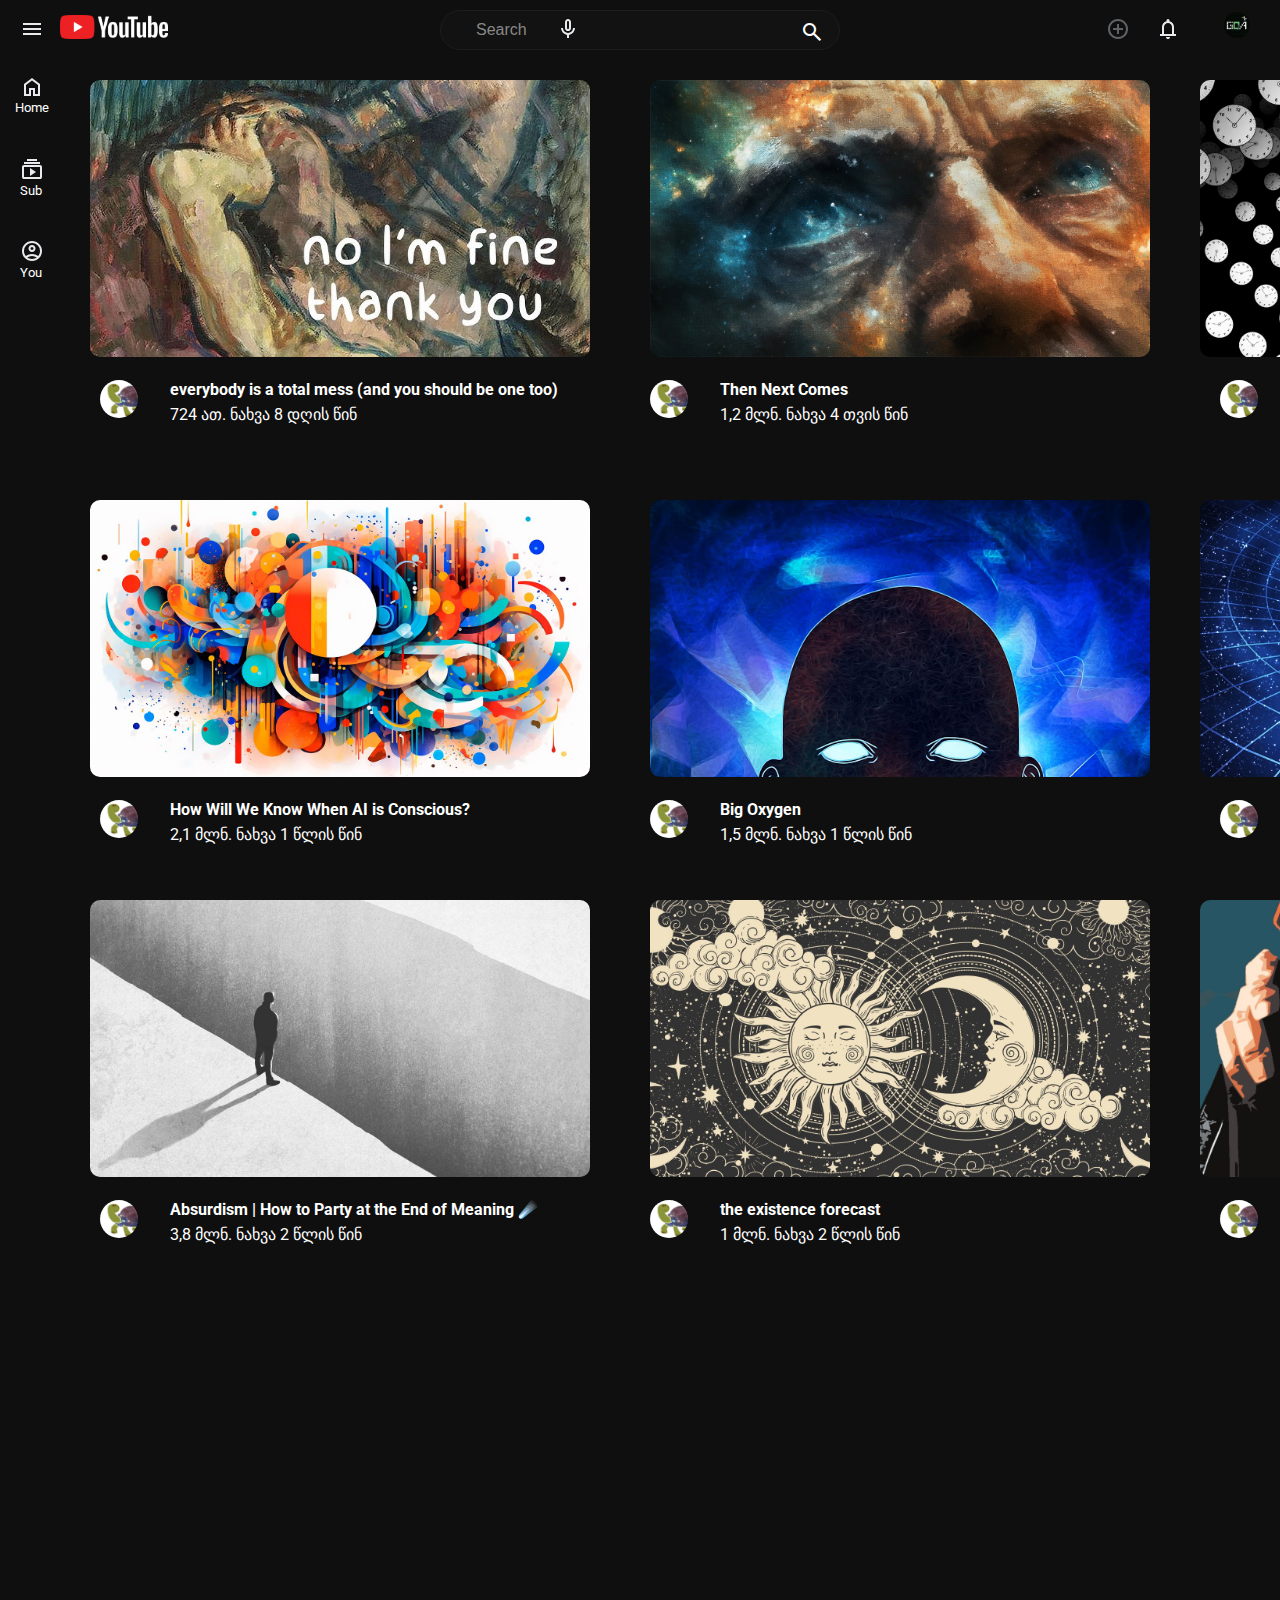
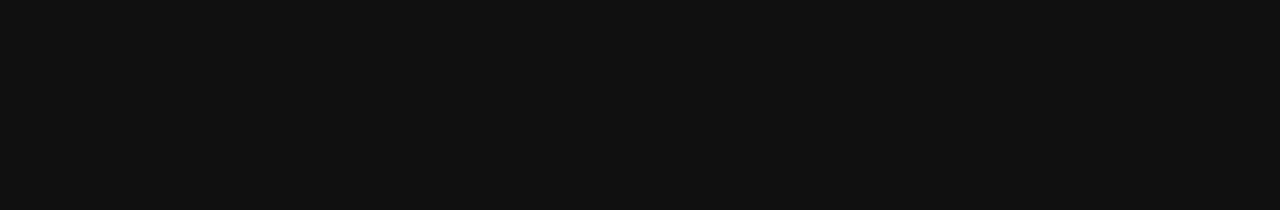
<file: Group Work 33/YouTube/index.html>
<!DOCTYPE html>
<html lang="en">
<head>
    <meta charset="UTF-8">
    <meta name="viewport" content="width=device-width, initial-scale=1.0">
    <link rel="stylesheet" href="./CSS/style.css">
    <link rel="stylesheet" href="https://fonts.googleapis.com/css2?family=Material+Symbols+Outlined:opsz,wght,FILL,GRAD@20..48,100..700,0..1,-50..200&icon_names=search" />
    <link rel="icon" href="./images/icon.png">
    <title>YouTube ( Project )</title>
</head>
<body>
    <div class="search">
        <input type="text" name="search" id="search" placeholder="Search">
        <span class="material-symbols-outlined">
        search
        </span>
    </div>

    <div class="logo">
        <a href="#">
            <img src="./images/logo.png" alt="Logo" width="30%" id="logo">
        </a>
    </div>
    <div class="menu">
        <svg id="menu" xmlns="http://www.w3.org/2000/svg" height="24px" viewBox="0 -960 960 960" width="24px" fill="#e8eaed"><path d="M120-240v-80h720v80H120Zm0-200v-80h720v80H120Zm0-200v-80h720v80H120Z"/></svg>
        <svg id="home" xmlns="http://www.w3.org/2000/svg" height="24px" viewBox="0 -960 960 960" width="24px" fill="#e8eaed"><path d="M240-200h120v-240h240v240h120v-360L480-740 240-560v360Zm-80 80v-480l320-240 320 240v480H520v-240h-80v240H160Zm320-350Z"/></svg>
        <p id="menu-home">Home</p>
        <svg id="subscriptions" xmlns="http://www.w3.org/2000/svg" height="24px" viewBox="0 -960 960 960" width="24px" fill="#e8eaed"><path d="M160-80q-33 0-56.5-23.5T80-160v-400q0-33 23.5-56.5T160-640h640q33 0 56.5 23.5T880-560v400q0 33-23.5 56.5T800-80H160Zm0-80h640v-400H160v400Zm240-40 240-160-240-160v320ZM160-680v-80h640v80H160Zm120-120v-80h400v80H280ZM160-160v-400 400Z"/></svg>
        <p id="menu-sub">Sub</p>
        <svg id="user" xmlns="http://www.w3.org/2000/svg" height="24px" viewBox="0 -960 960 960" width="24px" fill="#e8eaed"><path d="M234-276q51-39 114-61.5T480-360q69 0 132 22.5T726-276q35-41 54.5-93T800-480q0-133-93.5-226.5T480-800q-133 0-226.5 93.5T160-480q0 59 19.5 111t54.5 93Zm246-164q-59 0-99.5-40.5T340-580q0-59 40.5-99.5T480-720q59 0 99.5 40.5T620-580q0 59-40.5 99.5T480-440Zm0 360q-83 0-156-31.5T197-197q-54-54-85.5-127T80-480q0-83 31.5-156T197-763q54-54 127-85.5T480-880q83 0 156 31.5T763-763q54 54 85.5 127T880-480q0 83-31.5 156T763-197q-54 54-127 85.5T480-80Zm0-80q53 0 100-15.5t86-44.5q-39-29-86-44.5T480-280q-53 0-100 15.5T294-220q39 29 86 44.5T480-160Zm0-360q26 0 43-17t17-43q0-26-17-43t-43-17q-26 0-43 17t-17 43q0 26 17 43t43 17Zm0-60Zm0 360Z"/></svg>
        <p id="menu-you">You</p>
    </div>
    <div class="rightside">
        <svg id="mic" xmlns="http://www.w3.org/2000/svg" height="24px" viewBox="0 -960 960 960" width="24px" fill="#e8eaed"><path d="M480-400q-50 0-85-35t-35-85v-240q0-50 35-85t85-35q50 0 85 35t35 85v240q0 50-35 85t-85 35Zm0-240Zm-40 520v-123q-104-14-172-93t-68-184h80q0 83 58.5 141.5T480-320q83 0 141.5-58.5T680-520h80q0 105-68 184t-172 93v123h-80Zm40-360q17 0 28.5-11.5T520-520v-240q0-17-11.5-28.5T480-800q-17 0-28.5 11.5T440-760v240q0 17 11.5 28.5T480-480Z"/></svg>
        <svg id="notifications" xmlns="http://www.w3.org/2000/svg" height="24px" viewBox="0 -960 960 960" width="24px" fill="#e8eaed"><path d="M160-200v-80h80v-280q0-83 50-147.5T420-792v-28q0-25 17.5-42.5T480-880q25 0 42.5 17.5T540-820v28q80 20 130 84.5T720-560v280h80v80H160Zm320-300Zm0 420q-33 0-56.5-23.5T400-160h160q0 33-23.5 56.5T480-80ZM320-280h320v-280q0-66-47-113t-113-47q-66 0-113 47t-47 113v280Z"/></svg>
        <svg id="plus" xmlns="http://www.w3.org/2000/svg" height="24px" viewBox="0 -960 960 960" width="24px" fill="#5f6368"><path d="M440-280h80v-160h160v-80H520v-160h-80v160H280v80h160v160Zm40 200q-83 0-156-31.5T197-197q-54-54-85.5-127T80-480q0-83 31.5-156T197-763q54-54 127-85.5T480-880q83 0 156 31.5T763-763q54 54 85.5 127T880-480q0 83-31.5 156T763-197q-54 54-127 85.5T480-80Zm0-80q134 0 227-93t93-227q0-134-93-227t-227-93q-134 0-227 93t-93 227q0 134 93 227t227 93Zm0-320Z"/></svg>
    </div>
    <div class="profile">
        <a href="https://www.facebook.com/groups/1133392237455746">
            <img src="./images/goalogo.jpg" alt="profile" id="profile">
        </a>
    </div>
    <div class="video">
        <a href="https://www.youtube.com/watch?v=0y6wiBzPMSI&t=2s">
            <img src= "./images/vid1.jpg"  width="500px" height="277px" id="video1" > 
          </a>

          <a href="https://www.youtube.com/watch?v=o1OsDWT_DUc">
            <img src="./images/vid2.jpg"   width="500px" height="277px" id="video2">
          </a>
          
          <a href="https://www.youtube.com/watch?v=8HzIlKe--NU" >
            <img src="./images/vid3.jpg"  width="500px" height="277px" id="video3">
          </a>
          
          <a href="https://www.youtube.com/watch?v=VQjPKqE39No" >
            <img src="./images/vid4.jpg"  width="500px" height="277px" id="video4">
          </a>
          
          <a href="https://www.youtube.com/watch?v=sKouPOhh_9I" >
            <img src="./images/vid5.jpg"  width="500px" height="277px" id="video5">
          </a>
          
          <a href="https://www.youtube.com/watch?v=O0EKaSmtpA0" >
            <img src="./images/vid6.jpg"  width="500px" height="277px" id="video6">
          </a>
          
          <a href="https://www.youtube.com/watch?v=Jv79l1b-eoI" >
            <img src="./images/vid7.jpg"  width="500px" height="277px" id="video7">
          </a>
          
          <a href="https://www.youtube.com/watch?v=VztEcSYXQr0" >
            <img src="./images/vid8.jpg"  width="500px" height="277px" id="video8">
          </a>

          <a href="https://www.youtube.com/watch?v=Fzhkwyoe5vI" >
            <img src="./images/vid9.jpg"  width="500px" height="277px" id="video9">
          </a>
          
    </div>
    <div class="vids_text">
        <p id="vid1_text">
            everybody is a total mess (and you should be one too)
        </p>
        <p id="vid1_text2">
            724 ათ. ნახვა
            8 დღის წინ
        </p>
        <p id="vid2_text">
            Then Next Comes
        </p>
        <p id="vid2_text2">
            1,2 მლნ. ნახვა
            4 თვის წინ
        </p>
        <p id="vid3_text">
            How Long is Now? | Introduction to Metaphysics 🪐
        </p>
        <p id="vid3_text2">
            1,2 მლნ. ნახვა 
            1 წლის წინ
        </p>
        <p id="vid4_text">
            How Will We Know When AI is Conscious?
        </p>
        <p id="vid4_text2">
            2,1 მლნ. ნახვა  
            1 წლის წინ
        </p>
        <p id="vid5_text">
            Big Oxygen
        </p>
        <p id="vid5_text2">
            1,5 მლნ. ნახვა
            1 წლის წინ
        </p>
        <p id="vid6_text">
            Ether/Or — The story of black holes, <br> and how I temporarily lost my mind over an Amazon review
        </p>
        <p id="vid6_text2">
            1,5 მლნ. ნახვა 
            1 წლის წინ
        </p>
        <p id="vid7_text">
            Absurdism | How to Party at the End of Meaning ☄️
        </p>
        <p id="vid7_text2">
            3,8 მლნ. ნახვა
            2 წლის წინ
        </p>
        <p id="vid8_text">
            the existence forecast
        </p>
        <p id="vid8_text2">
            1 მლნ. ნახვა 
            2 წლის წინ
        </p>
        <p id="vid9_text">
            Don't Hex the Water
        </p>
        <p id="vid9_text2">
            1,7 მლნ. ნახვა
            2 წლის წინ
        </p>
    </div>

    <div class="pfps">
        <a href="./channel.html">
            <img src="./images/pfp.jpg" alt="pfp" id="pfps1">
        </a>
        <a href="./channel.html">
            <img src="./images/pfp.jpg" alt="pfp" id="pfps2">
        </a>
        <a href="./channel.html">
            <img src="./images/pfp.jpg" alt="pfp" id="pfps3">
        </a>
        <a href="./channel.html">
            <img src="./images/pfp.jpg" alt="pfp" id="pfps4">
        </a>
        <a href="./channel.html">
            <img src="./images/pfp.jpg" alt="pfp" id="pfps5">
        </a>
        <a href="./channel.html">
            <img src="./images/pfp.jpg" alt="pfp" id="pfps6">
        </a>
        <a href="./channel.html">
            <img src="./images/pfp.jpg" alt="pfp" id="pfps7">
        </a>
        <a href="./channel.html">
            <img src="./images/pfp.jpg" alt="pfp" id="pfps8">
        </a>
        <a href="./channel.html">
            <img src="./images/pfp.jpg" alt="pfp" id="pfps9">
        </a>
    </div>
    <button id="darkmode">Toggle Dark Mode</button>
    <script src="./JS/index.js"></script>
</body>
</html>
</file>
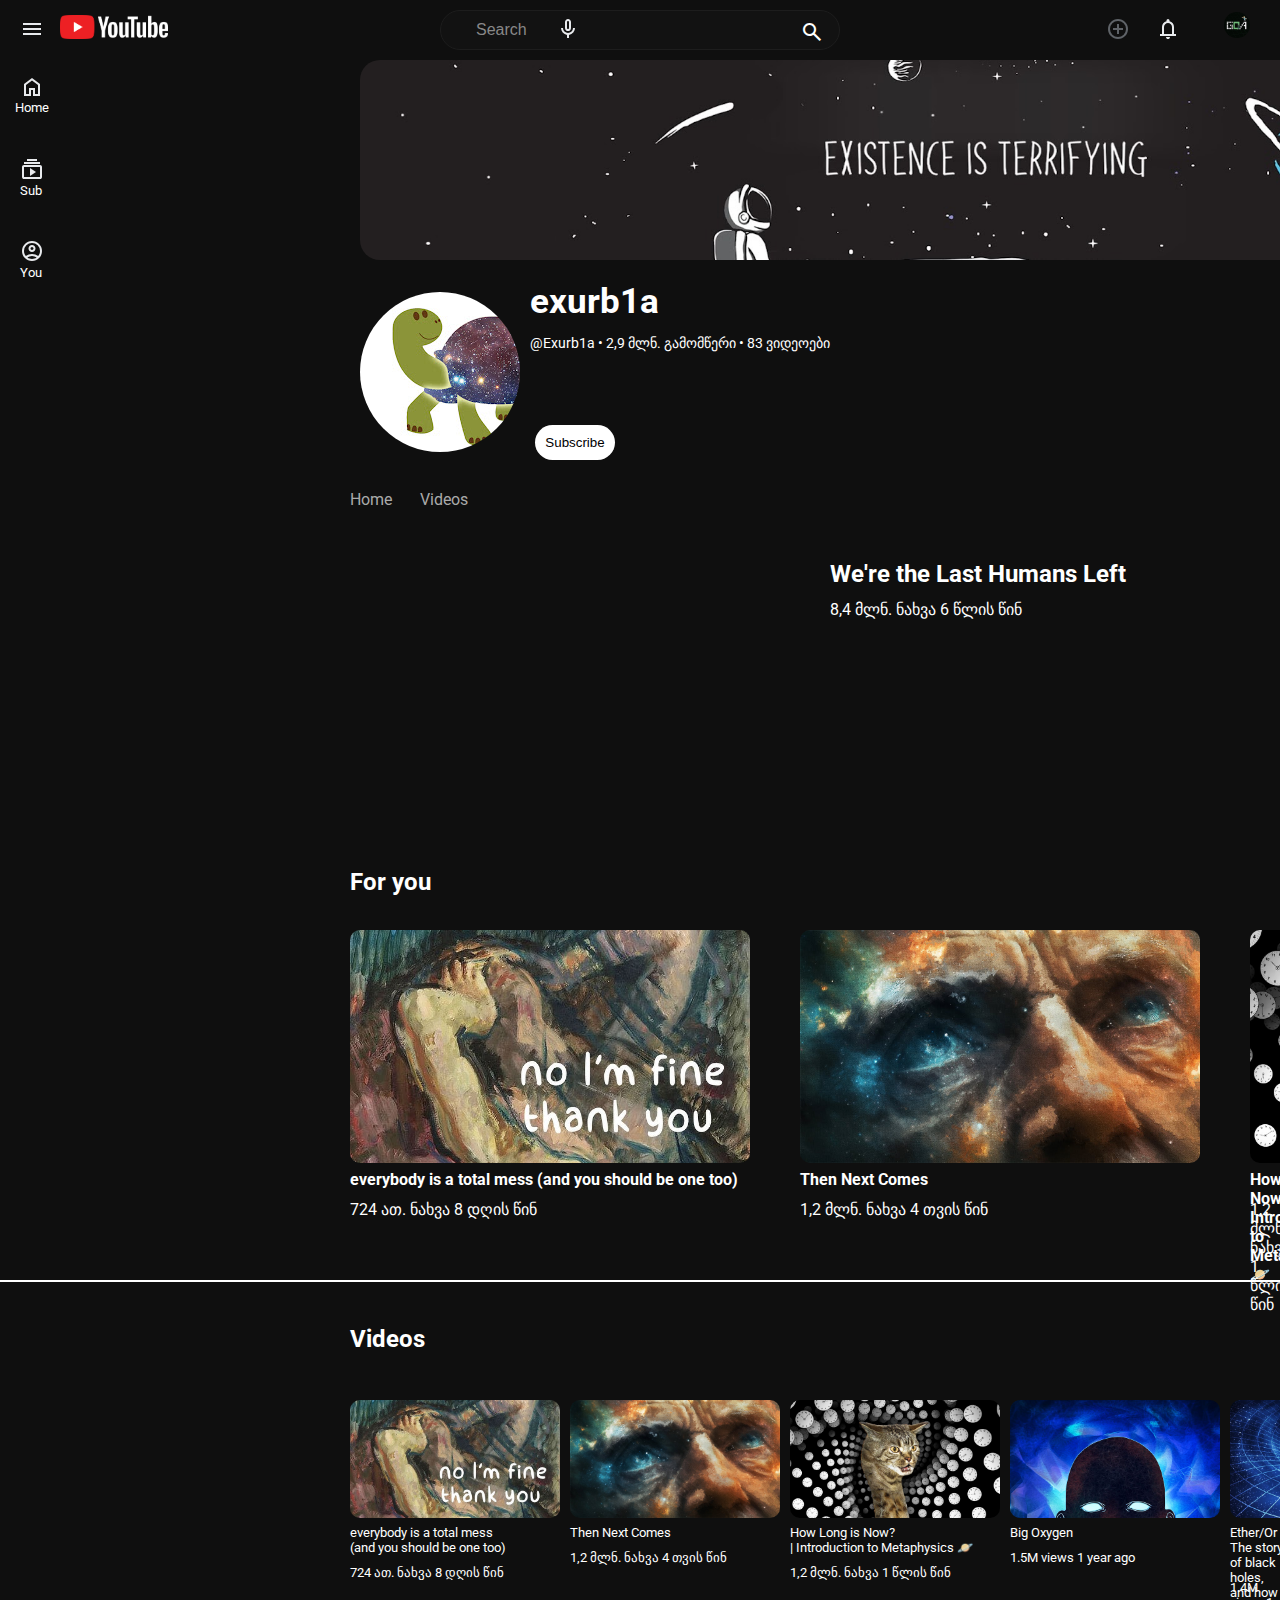
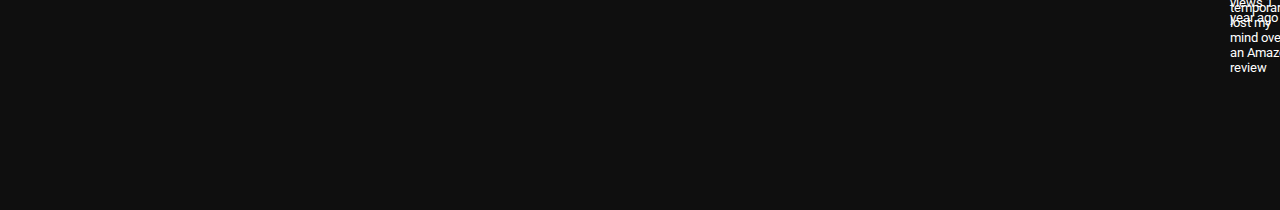
<file: Group Work 33/YouTube/channel.html>
<!DOCTYPE html>
<html lang="en">
<head>
    <meta charset="UTF-8">
    <meta name="viewport" content="width=device-width, initial-scale=1.0">
    <link rel="icon" href="./images/icon.png">
    <link rel="stylesheet" href="https://fonts.googleapis.com/css2?family=Material+Symbols+Outlined:opsz,wght,FILL,GRAD@20..48,100..700,0..1,-50..200&icon_names=search" />
    <link rel="stylesheet" href="./CSS/style.css">
    <title>exurb1a - YouTube</title>
</head>
<body>
    <div class="banner">
        <img src="./images/channels4_banner.jpg" alt="Banner" id="banner">
    </div>
    <div class="search">
        <input type="text" name="search" id="search" placeholder="Search">
        <span class="material-symbols-outlined">
        search
        </span>
    </div>
    <div class="logo">
        <a href="./index.html">
            <img src="./images/logo.png" alt="Logo" width="30%" id="logo">
        </a>
    </div>
    <div class="menu">
        <svg id="menu" xmlns="http://www.w3.org/2000/svg" height="24px" viewBox="0 -960 960 960" width="24px" fill="#e8eaed"><path d="M120-240v-80h720v80H120Zm0-200v-80h720v80H120Zm0-200v-80h720v80H120Z"/></svg>
        <svg id="home" xmlns="http://www.w3.org/2000/svg" height="24px" viewBox="0 -960 960 960" width="24px" fill="#e8eaed"><path d="M240-200h120v-240h240v240h120v-360L480-740 240-560v360Zm-80 80v-480l320-240 320 240v480H520v-240h-80v240H160Zm320-350Z"/></svg>
        <p id="menu-home">Home</p>
        <svg id="subscriptions" xmlns="http://www.w3.org/2000/svg" height="24px" viewBox="0 -960 960 960" width="24px" fill="#e8eaed"><path d="M160-80q-33 0-56.5-23.5T80-160v-400q0-33 23.5-56.5T160-640h640q33 0 56.5 23.5T880-560v400q0 33-23.5 56.5T800-80H160Zm0-80h640v-400H160v400Zm240-40 240-160-240-160v320ZM160-680v-80h640v80H160Zm120-120v-80h400v80H280ZM160-160v-400 400Z"/></svg>
        <p id="menu-sub">Sub</p>
        <svg id="user" xmlns="http://www.w3.org/2000/svg" height="24px" viewBox="0 -960 960 960" width="24px" fill="#e8eaed"><path d="M234-276q51-39 114-61.5T480-360q69 0 132 22.5T726-276q35-41 54.5-93T800-480q0-133-93.5-226.5T480-800q-133 0-226.5 93.5T160-480q0 59 19.5 111t54.5 93Zm246-164q-59 0-99.5-40.5T340-580q0-59 40.5-99.5T480-720q59 0 99.5 40.5T620-580q0 59-40.5 99.5T480-440Zm0 360q-83 0-156-31.5T197-197q-54-54-85.5-127T80-480q0-83 31.5-156T197-763q54-54 127-85.5T480-880q83 0 156 31.5T763-763q54 54 85.5 127T880-480q0 83-31.5 156T763-197q-54 54-127 85.5T480-80Zm0-80q53 0 100-15.5t86-44.5q-39-29-86-44.5T480-280q-53 0-100 15.5T294-220q39 29 86 44.5T480-160Zm0-360q26 0 43-17t17-43q0-26-17-43t-43-17q-26 0-43 17t-17 43q0 26 17 43t43 17Zm0-60Zm0 360Z"/></svg>
        <p id="menu-you">You</p>
    </div>
    <div class="rightside">
        <svg id="mic" xmlns="http://www.w3.org/2000/svg" height="24px" viewBox="0 -960 960 960" width="24px" fill="#e8eaed"><path d="M480-400q-50 0-85-35t-35-85v-240q0-50 35-85t85-35q50 0 85 35t35 85v240q0 50-35 85t-85 35Zm0-240Zm-40 520v-123q-104-14-172-93t-68-184h80q0 83 58.5 141.5T480-320q83 0 141.5-58.5T680-520h80q0 105-68 184t-172 93v123h-80Zm40-360q17 0 28.5-11.5T520-520v-240q0-17-11.5-28.5T480-800q-17 0-28.5 11.5T440-760v240q0 17 11.5 28.5T480-480Z"/></svg>
        <svg id="notifications" xmlns="http://www.w3.org/2000/svg" height="24px" viewBox="0 -960 960 960" width="24px" fill="#e8eaed"><path d="M160-200v-80h80v-280q0-83 50-147.5T420-792v-28q0-25 17.5-42.5T480-880q25 0 42.5 17.5T540-820v28q80 20 130 84.5T720-560v280h80v80H160Zm320-300Zm0 420q-33 0-56.5-23.5T400-160h160q0 33-23.5 56.5T480-80ZM320-280h320v-280q0-66-47-113t-113-47q-66 0-113 47t-47 113v280Z"/></svg>
        <svg id="plus" xmlns="http://www.w3.org/2000/svg" height="24px" viewBox="0 -960 960 960" width="24px" fill="#5f6368"><path d="M440-280h80v-160h160v-80H520v-160h-80v160H280v80h160v160Zm40 200q-83 0-156-31.5T197-197q-54-54-85.5-127T80-480q0-83 31.5-156T197-763q54-54 127-85.5T480-880q83 0 156 31.5T763-763q54 54 85.5 127T880-480q0 83-31.5 156T763-197q-54 54-127 85.5T480-80Zm0-80q134 0 227-93t93-227q0-134-93-227t-227-93q-134 0-227 93t-93 227q0 134 93 227t227 93Zm0-320Z"/></svg>
    </div>
    <div class="profile">
        <a href="https://www.facebook.com/groups/1133392237455746">
            <img src="./images/goalogo.jpg" alt="profile" id="profile">
        </a>
    </div>
    <div class="pfp">
        <img src="./images/pfp.jpg" alt="pfp" id="pfp1">
    </div>
    <div class="pfptext">
        <h3>exurb1a</h3>
    </div>
    <div class="pfpstatistic">
        <p style="font-size: 14px;">@Exurb1a
            •
            2,9 მლნ. გამომწერი
            •
            83 ვიდეოები
        </p>
    </div>
    <button id="subscribe" onclick="alert('You Subscribe to exurb1a')">Subscribe</button>
    <nav>
        <ul>
            <li><a href="#" id="nav-home">Home</a></li>
            <li><a href="./videos.html" id="nav-videos">Videos</a></li>
        </ul>
    </nav>
    
    <div class="video2">
        <iframe id="main-video" width="450" height="286" src="https://www.youtube.com/embed/SvbTFwXagdQ?si=C0g8svmWyR13QmsI" title="YouTube video player" frameborder="0" allow="accelerometer; autoplay; clipboard-write; encrypted-media; gyroscope; picture-in-picture; web-share" referrerpolicy="strict-origin-when-cross-origin" allowfullscreen></iframe>
    </div>
    <div class="main_video_text">
        <h2>
            We're the Last Humans Left
        </h2>
    </div>
    <div class="main_vid_description">
        <p>
            8,4 მლნ. ნახვა
            6 წლის წინ
        </p>
    </div>
    <div class="for_you">
        <h2>For you</h2>
    </div>
    <div class="videos_home">
        <a href="https://www.youtube.com/watch?v=0y6wiBzPMSI&t=2s" >
            <img src= "./images/vid1.jpg"  width="400px" height="233px" id="home_vid1"> 
          </a>

          <a href="https://www.youtube.com/watch?v=o1OsDWT_DUc" >
            <img src="./images/vid2.jpg"   width="400px" height="233px" id="home_vid2">
          </a>
          
          <a href="https://www.youtube.com/watch?v=8HzIlKe--NU" >
            <img src="./images/vid3.jpg"  width="400px" height="233px" id="home_vid3">
          </a>
    </div>
    <div class="home_vids_text">
        <p id="home_vid1_text">
            everybody is a total mess (and you should be one too)
        </p>
        <p id="home_vid1_text2">
            724 ათ. ნახვა
            8 დღის წინ
        </p>
        <p id="home_vid2_text">
            Then Next Comes
        </p>
        <p id="home_vid2_text2">
            1,2 მლნ. ნახვა
            4 თვის წინ
        </p>
        <p id="home_vid3_text">
            How Long is Now? | Introduction to Metaphysics 🪐
        </p>
        <p id="home_vid3_text2">
            1,2 მლნ. ნახვა 
            1 წლის წინ
        </p>
    </div>

    <hr class="line1">

    <h2 id="text_cate_vid">Videos</h2>

    <div class="justvid_home">
        <a href="https://www.youtube.com/watch?v=0y6wiBzPMSI&t=2s" >
            <img src= "./images/vid1.jpg"  width="210px" height="118px" id="justhome_vid1"> 
        </a>

        <a href="https://www.youtube.com/watch?v=o1OsDWT_DUc" >
            <img src="./images/vid2.jpg"   width="210px" height="118px" id="justhome_vid2">
        </a>
          
        <a href="https://www.youtube.com/watch?v=8HzIlKe--NU" >
            <img src="./images/vid3.jpg"  width="210px" height="118px" id="justhome_vid3">
        </a>

        <a href="https://www.youtube.com/watch?v=sKouPOhh_9I" >
           <img src="./images/vid5.jpg"  width="210px" height="118px" id="justhome_vid4"/>
        </a>

        <a href="https://www.youtube.com/watch?v=Jv79l1b-eoI" >
            <img src="./images/vid6.jpg"  width="210px" height="118px" id="justhome_vid5"/>
        </a>

        <a href="https://www.youtube.com/watch?v=Jv79l1b-eoI" >
             <img src="./images/vid7.jpg"  width="210px" height="118px" id="justhome_vid6"/>
        </a>
        <div class="cate_vids_text">
            <p id="cate_vid1_text">
                everybody is a total mess <br> (and you should be one too)
            </p>
            <p id="cate_vid1_text2">
                724 ათ. ნახვა
                8 დღის წინ
            </p>
            <p id="cate_vid2_text">
                Then Next Comes
            </p>
            <p id="cate_vid2_text2">
                1,2 მლნ. ნახვა
                4 თვის წინ
            </p>
            <p id="cate_vid3_text">
                How Long is Now? <br>| Introduction to Metaphysics 🪐
            </p>
            <p id="cate_vid3_text2">
                1,2 მლნ. ნახვა 
                1 წლის წინ
            </p>
            <p id="cate_vid4_text">
                Big Oxygen
                <p id="cate_vid4_text2">
                   1.5M views 
                   1 year ago
                </p>
            </p>
    
            <p id="cate_vid5_text">
                Ether/Or — The story of black holes, <br> and how I temporarily <br> lost my mind over an Amazon review
                <p id="cate_vid5_text2">
                    1.4M views 
                    1 year ago
                </p>
            </p>
    
            <p id="cate_vid6_text">
                Absurdism | How to Party <br> at the End of Meaning ☄️
                <p id="cate_vid6_text2">
                    3.8M views 
                    2 years ago
                </p>
            </p>
        </div>
    <button id="darkmode">Toggle Dark Mode</button>
    <script src="./JS/index.js"></script>

</body>
</html>
</file>
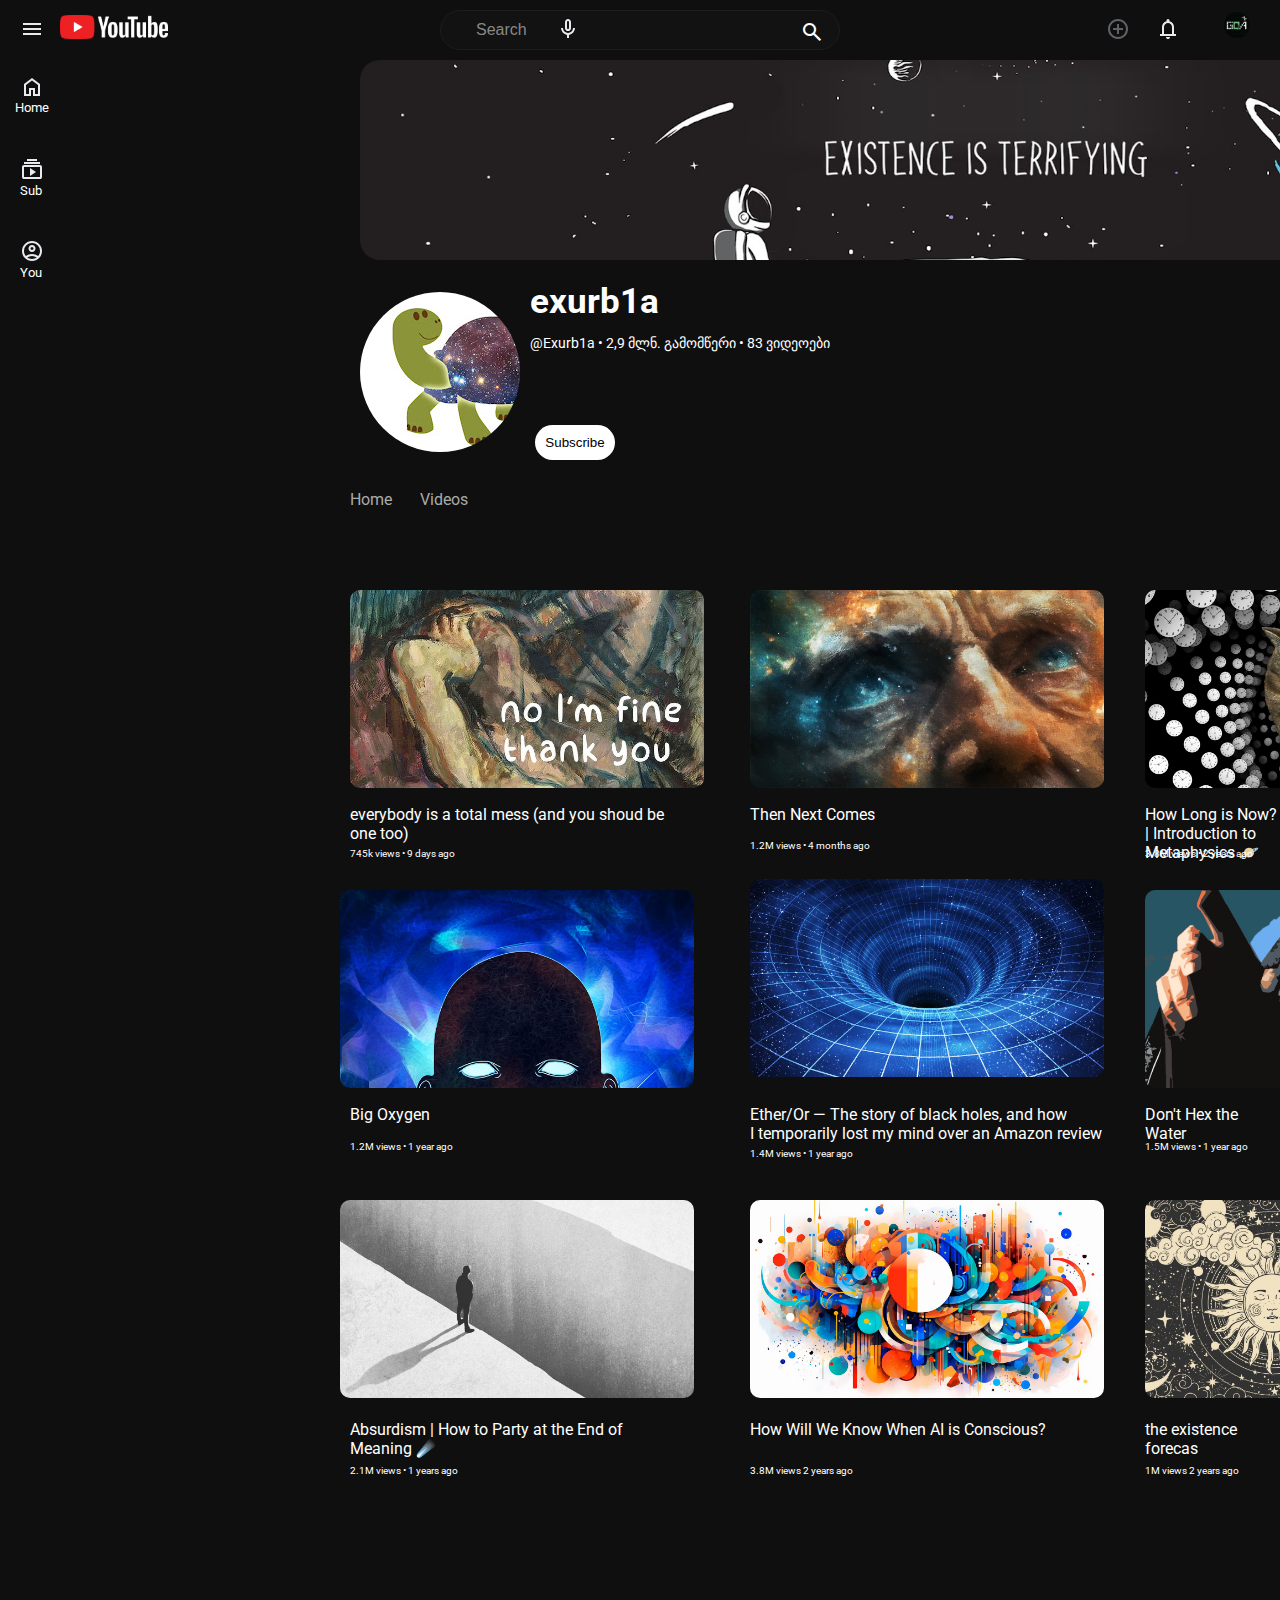
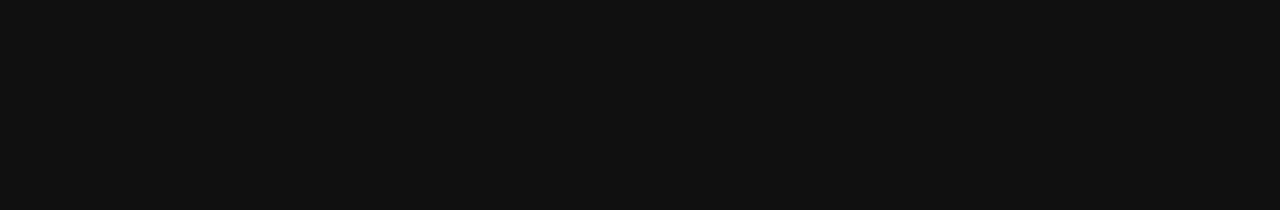
<file: Group Work 33/YouTube/videos.html>
<!DOCTYPE html>
<html lang="en">
<head>
    <meta charset="UTF-8">
    <meta name="viewport" content="width=device-width, initial-scale=1.0">
    <link rel="icon" href="./images/icon.png">
    <link rel="stylesheet" href="https://fonts.googleapis.com/css2?family=Material+Symbols+Outlined:opsz,wght,FILL,GRAD@20..48,100..700,0..1,-50..200&icon_names=search" />
    <link rel="stylesheet" href="./CSS/style.css">
    <title>exurb1a - YouTube</title>
</head>
<body>
    <div class="search">
        <input type="text" name="search" id="search" placeholder="Search">
        <span class="material-symbols-outlined">
        search
        </span>
    </div>

    <div class="logo">
        <a href="./index.html">
            <img src="./images/logo.png" alt="Logo" width="30%" id="logo">
        </a>
    </div>
    <div class="menu">
        <svg id="menu" xmlns="http://www.w3.org/2000/svg" height="24px" viewBox="0 -960 960 960" width="24px" fill="#e8eaed"><path d="M120-240v-80h720v80H120Zm0-200v-80h720v80H120Zm0-200v-80h720v80H120Z"/></svg>
        <svg id="home" xmlns="http://www.w3.org/2000/svg" height="24px" viewBox="0 -960 960 960" width="24px" fill="#e8eaed"><path d="M240-200h120v-240h240v240h120v-360L480-740 240-560v360Zm-80 80v-480l320-240 320 240v480H520v-240h-80v240H160Zm320-350Z"/></svg>
        <p id="menu-home">Home</p>
        <svg id="subscriptions" xmlns="http://www.w3.org/2000/svg" height="24px" viewBox="0 -960 960 960" width="24px" fill="#e8eaed"><path d="M160-80q-33 0-56.5-23.5T80-160v-400q0-33 23.5-56.5T160-640h640q33 0 56.5 23.5T880-560v400q0 33-23.5 56.5T800-80H160Zm0-80h640v-400H160v400Zm240-40 240-160-240-160v320ZM160-680v-80h640v80H160Zm120-120v-80h400v80H280ZM160-160v-400 400Z"/></svg>
        <p id="menu-sub">Sub</p>
        <svg id="user" xmlns="http://www.w3.org/2000/svg" height="24px" viewBox="0 -960 960 960" width="24px" fill="#e8eaed"><path d="M234-276q51-39 114-61.5T480-360q69 0 132 22.5T726-276q35-41 54.5-93T800-480q0-133-93.5-226.5T480-800q-133 0-226.5 93.5T160-480q0 59 19.5 111t54.5 93Zm246-164q-59 0-99.5-40.5T340-580q0-59 40.5-99.5T480-720q59 0 99.5 40.5T620-580q0 59-40.5 99.5T480-440Zm0 360q-83 0-156-31.5T197-197q-54-54-85.5-127T80-480q0-83 31.5-156T197-763q54-54 127-85.5T480-880q83 0 156 31.5T763-763q54 54 85.5 127T880-480q0 83-31.5 156T763-197q-54 54-127 85.5T480-80Zm0-80q53 0 100-15.5t86-44.5q-39-29-86-44.5T480-280q-53 0-100 15.5T294-220q39 29 86 44.5T480-160Zm0-360q26 0 43-17t17-43q0-26-17-43t-43-17q-26 0-43 17t-17 43q0 26 17 43t43 17Zm0-60Zm0 360Z"/></svg>
        <p id="menu-you">You</p>
    </div>
    <div class="rightside">
        <svg id="mic" xmlns="http://www.w3.org/2000/svg" height="24px" viewBox="0 -960 960 960" width="24px" fill="#e8eaed"><path d="M480-400q-50 0-85-35t-35-85v-240q0-50 35-85t85-35q50 0 85 35t35 85v240q0 50-35 85t-85 35Zm0-240Zm-40 520v-123q-104-14-172-93t-68-184h80q0 83 58.5 141.5T480-320q83 0 141.5-58.5T680-520h80q0 105-68 184t-172 93v123h-80Zm40-360q17 0 28.5-11.5T520-520v-240q0-17-11.5-28.5T480-800q-17 0-28.5 11.5T440-760v240q0 17 11.5 28.5T480-480Z"/></svg>
        <svg id="notifications" xmlns="http://www.w3.org/2000/svg" height="24px" viewBox="0 -960 960 960" width="24px" fill="#e8eaed"><path d="M160-200v-80h80v-280q0-83 50-147.5T420-792v-28q0-25 17.5-42.5T480-880q25 0 42.5 17.5T540-820v28q80 20 130 84.5T720-560v280h80v80H160Zm320-300Zm0 420q-33 0-56.5-23.5T400-160h160q0 33-23.5 56.5T480-80ZM320-280h320v-280q0-66-47-113t-113-47q-66 0-113 47t-47 113v280Z"/></svg>
        <svg id="plus" xmlns="http://www.w3.org/2000/svg" height="24px" viewBox="0 -960 960 960" width="24px" fill="#5f6368"><path d="M440-280h80v-160h160v-80H520v-160h-80v160H280v80h160v160Zm40 200q-83 0-156-31.5T197-197q-54-54-85.5-127T80-480q0-83 31.5-156T197-763q54-54 127-85.5T480-880q83 0 156 31.5T763-763q54 54 85.5 127T880-480q0 83-31.5 156T763-197q-54 54-127 85.5T480-80Zm0-80q134 0 227-93t93-227q0-134-93-227t-227-93q-134 0-227 93t-93 227q0 134 93 227t227 93Zm0-320Z"/></svg>
    </div>
    <div class="profile">
        <a href="https://www.facebook.com/groups/1133392237455746">
            <img src="./images/goalogo.jpg" alt="profile" id="profile">
        </a>
    </div>
    <div class="banner">
        <img src="./images/channels4_banner.jpg" alt="Banner" id="banner">
    </div>
    <div class="pfp">
        <img src="./images/pfp.jpg" alt="pfp" id="pfp1">
    </div>
    <div class="pfptext">
        <h3>exurb1a</h3>
    </div>
    <div class="pfpstatistic">
        <p style="font-size: 14px;">@Exurb1a
            •
            2,9 მლნ. გამომწერი
            •
            83 ვიდეოები
        </p>
    </div>
    <button id="subscribe" onclick="alert('You Subscribe to exurb1a')">Subscribe</button>
    <nav>
        <ul>
            <li><a href="./channel.html" id="nav-home">Home</a></li>
            <li><a href="#" id="nav-videos">Videos</a></li>
        </ul>
    </nav>
    
    <div class="video1_page">
        <a href="https://www.youtube.com/watch?v=0y6wiBzPMSI&t=2s" >
            <img src="./images/vid1.jpg"  width="354px" height="198px" id="video1_video"/>
          </a>
    </div>


    <div class="video2_page">
        <a href="https://www.youtube.com/watch?v=o1OsDWT_DUc&t=4s"  >
            <img src="./images/vid2.jpg"  width="354" height="198px" id="video2_video"/>
          </a>
    </div>

    <div class="video3_page">
        <a href="https://www.youtube.com/watch?v=8HzIlKe--NU&t=2s" >
            <img src="./images/vid3.jpg"  width="354px" height="198px"  id="video3_video"/>
          </a>
    </div>
    <div class="video4_page">
        <a href="https://www.youtube.com/watch?v=sKouPOhh_9I" >
            <img src="./images/vid5.jpg"  width="354px" height="198px" id="video4_video"/>
          </a>
    </div>


    <div class="video5_page">
        <a href="https://www.youtube.com/watch?v=O0EKaSmtpA0" >
            <img src="./images/vid6.jpg"  width="354px" height="198px" id="video5_video"/>
          </a>
    </div>

    <div class="video6_page">
        <a href="https://www.youtube.com/watch?v=Jv79l1b-eoI" >
            <img src="./images/vid7.jpg"  width="354px" height="198px" id="video7_video"/>
          </a>
    </div>

    <div class="video7_page">
        <a href="https://www.youtube.com/watch?v=VQjPKqE39No" >
            <img src="./images/vid4.jpg"  width="354px" height="198px" id="video8_video"/>
          </a>
    </div>
    
    <div class="video8_page">
        <a href="https://www.youtube.com/watch?v=VztEcSYXQr0" >
            <img src="./images/vid8.jpg"  width="354px" height="198px" id="video9_video"/>
          </a>
    </div>


    <div class="video6_page">
        <a href="https://www.youtube.com/watch?v=Jv79l1b-eoI" >
            <img src="./images/vid9.jpg"  width="354px" height="198px" id="video6_video"/>
          </a>
    </div>

    <div class="text">
        <p id="text1_text">
            everybody is a total mess (and you shoud be<br> one too)
            <br>
            <p class="p1">745k views  •  9 days ago</p>
        </p>
        <p id="text2_text">
            Then Next Comes
            <br>
            <p class="p2"> 1.2M views • 4 months ago </p > 
        </p>
        <p id="text3_text">
            How Long is Now? | Introduction to <br> Metaphysics 🪐
            <br>
            <p class="p3">
             1.2M views • 1 year ago</p>
        </p>
        <p id="text4_text">
            Big Oxygen
            <br>
            <p class="p4">
               1.5M views • 1 year ago</p>
        </p>
        <p id="text5_text">
            Ether/Or — The story of black holes, and how <br> I temporarily lost my mind over an Amazon review
            <br>
            <p class="p5">
                1.4M views • 1 year ago</p>
        </p>
        <p id="text6_text">
            Don't Hex the Water
            <br>
            <p class="p6">
                3.8M views • 2 years ago</p>
        </p>
        <p id="text7_text">
            How Will We Know When AI is Conscious?
            <br>
            <p class="p7">
                3.8M views  2 years ago</p>
        </p>
        <p id="text8_text">
            Absurdism | How to Party at the End of <br>
             Meaning ☄️
            <br>
            <p class="p8">
                2.1M views • 1 years ago</p>
        </p>
        <p id="text9_text">
            the existence forecas
            <br>
            <p class="p9">
                1M views  2 years ago</p>
        </p>
    </div>
    <button id="darkmode">Toggle Dark Mode</button>
    <script src="./JS/index.js"></script>
</body>
</html>
</file>
<file: Group Work 33/YouTube/CSS/style.css>
@import url('https://fonts.googleapis.com/css2?family=Roboto:ital,wght@0,100;0,300;0,400;0,500;0,700;0,900;1,100;1,300;1,400;1,500;1,700;1,900&display=swap');

* {
    margin: 0px;
    padding: 0px;
    box-sizing: border-box;
}

body {
    background-color: #0f0f0f;
    color: white;
    font-family: "Roboto";
    height: 200vh;
}

/* dark mode  */

body.darkmode {
    background-color: white;
    color: black;
}

.search input[type="text"] {
    background-color: #121212;
    color: white;
}

body.darkmode .search input[type="text"] {
    background-color: white;
    color: black;
}

body.darkmode #darkmode {
    background-color: #0f0f0f;
    color: white;
}

body.darkmode #subscribe {
    background-color: #0f0f0f;
    color: white;
}

body.darkmode #subscribe:hover {
    background-color: #272727;
    color: white;
    
}

/* Search Input */
.search {
    position: relative;
    width: 100%;
    max-width: 400px;
    margin: 10px auto;
}

.search input {
    width: 100%;
    padding: 10px 15px;
    font-size: 16px;
    border: 1px solid #ccc;
    border-radius: 30px;
    background-color: #f5f5f5;
    outline: none;
    border-color: #1d1d1d;
    background-color: #121212;
    color: white;
}

.search input::placeholder {
    color: #888;
}

.search input {
    padding-left: 35px;
}

/* search icon */
.material-symbols-outlined {
    display: flex;
    position: absolute;
    top: 10px;
    left: 360px;
}

/* Logo */
.logo {
    position: absolute;
    top: 15px;
    width: 100%;
    max-width: 400px;
    padding: 0px 0px 0px 40px;
    margin: 0px 0px 0px 20px
}

/* Menu */
#menu{
    position: absolute;
    top: 17px;
    margin: 0px 0px 0px 20px;
}

#home{
    position: absolute;
    top: 75px;
    margin: 0px 0px 0px 20px
}

#subscriptions{
    position: absolute;
    top: 157px;
    margin: 0px 0px 0px 20px
}

#user{
    position: absolute;
    top: 239px;
    margin: 0px 0px 0px 20px
}

/* rightside */

#mic{
    position: absolute;
    top: 17px;
    right: 700px;
}

#notifications{
    position: absolute;
    top: 17px;
    right: 100px;
}

#plus{
    position: absolute;
    top: 17px;
    right: 150px;
}



/* menu text */

#menu-home {
    position: absolute;
    left: 15px;
    top: 100px;
    font-size: small;
}



#menu-sub {
    position: absolute;
    left: 20px;
    top: 183px;
    font-size: small;
}

#menu-you {
    position: absolute;
    left: 20px;
    top: 265px;
    font-size: small;
}

#profile {
    border-radius: 50%;
    width: 2%;
    position: absolute;
    top: 12px;
    right: 30px;
}

/* videos */
#video1{
    position: absolute;
    left: 90px;
    top: 80px;
    border-radius: 10px;
}

#video2{
    position: absolute;
    left: 650px;
    top: 80px;
    border-radius: 10px;
}

#video3{
    position: absolute;
    left: 1200px;
    top: 80px;
    border-radius: 10px;
}

#video4 {
    position: absolute;
    left: 90px;
    top: 500px;
    border-radius: 10px;
}

#video5 {
    position: absolute;
    left: 650px;
    top: 500px;
    border-radius: 10px;
}

#video6 {
    position: absolute;
    left: 1200px;
    top: 500px;
    border-radius: 10px;
}

#video7 {
    position: absolute;
    left: 90px;
    top: 900px;
    border-radius: 10px;
}

#video8 {
    position: absolute;
    left: 650px;
    top: 900px;
    border-radius: 10px;
}

#video9 {
    position: absolute;
    left: 1200px;
    top: 900px;
    border-radius: 10px;
}
/* banner */

.banner, #banner {
    border-radius: 20px;
    width: 1270px;
    height: 200px;
    position: absolute;
    left: 180px;
    top: 30px;
    text-align: center;
}

/* videos in channel page */

#main-video {
    position: absolute;
    top: 550px;
    right: 1100px;
    border-radius: 10px;
}


.main_video_text{
    position: absolute;
    top: 560px;
    left: 830px;
}

.main_vid_description{
    position: absolute;
    top: 600px;
    left: 830px;
}

/* pfps in main page */

.pfp, #pfp1{
    border-radius: 80px;
    position: absolute;
    top: 146px;
    left: 180px;
}

.pfptext{
    font-size: 30px;
    position: absolute;
    top: 280px;
    left: 530px;
}

/* video / home a tags in channels page */

nav, ul, li, a {
    list-style-type: none;
    text-decoration: none;
}

/* sub btn */

#subscribe {
    background-color: white;
    border: none;
    border-radius: 20px;
    width: 80px;
    height: 35px;
    position: absolute;
    top: 425px;
    left: 535px;
}

#subscribe:hover {
    background-color: #d9d9d9;
    cursor: pointer;
}
/* pfp title in channel page */

.pfpstatistic{
    position: absolute;
    top: 335px;
    left: 530px;
}

/* nav list in channel page */

#nav-videos {
    color: #aaaaaa;
    position: absolute;
    top: 490px;
    left: 420px;
}

#nav-home {
    color: #aaaaaa;    
    position: absolute;
    top: 490px;
    left: 350px;
}

/* for you section in channel page */

.for_you{
    position: absolute;
    top: 868px;
    left: 350px;
}

/* videos in channel page ( home ) */

#home_vid1{
    position: absolute;
    top: 930px;
    left: 350px;
    border-radius: 10px;
}
#home_vid1_text{
    position: absolute;
    top: 1170px;
    left: 350px;
    font-weight: bold;
}

#home_vid1_text2{
    position: absolute;
    top: 1200px;
    left: 350px;
}

#home_vid2{
    position: absolute;
    top: 930px;
    left: 800px;
    border-radius: 10px;
}

#home_vid2_text{
    position: absolute;
    top: 1170px;
    left: 800px;
    font-weight: bold;
}

#home_vid2_text2{
    position: absolute;
    top: 1200px;
    left: 800px;
}

#home_vid3{
    position: absolute;
    top: 930px;
    left: 1250px;
    border-radius: 10px;
}

#home_vid3_text{
    position: absolute;
    top: 1170px;
    left: 1250px;
    font-weight: bold;
}

#home_vid3_text2{
    position: absolute;
    top: 1200px;
    left: 1250px;
}

#nav-home:hover {
    color: #f1f1f1;
    text-decoration: underline;
}

#nav-videos:hover {
    color: #f1f1f1;
    text-decoration: underline;
}

/* pfps in main page */

#pfps1 {
    border-radius: 50%;
    width: 3%;
    position: absolute;
    top: 380px;
    left: 100px;
}

#pfps2 {
    border-radius: 50%;
    width: 3%;
    position: absolute;
    top: 380px;
    left: 650px;
}

#pfps3 {
    border-radius: 50%;
    width: 3%;
    position: absolute;
    top: 380px;
    left: 1220px;
}

#pfps4 {
    border-radius: 50%;
    width: 3%;
    position: absolute;
    top: 800px;
    left: 1220px;
}

#pfps5 {
    border-radius: 50%;
    width: 3%;
    position: absolute;
    top: 800px;
    left: 650px;
}

#pfps6 {
    border-radius: 50%;
    width: 3%;
    position: absolute;
    top: 800px;
    left: 100px;
}

#pfps7 {
    border-radius: 50%;
    width: 3%;
    position: absolute;
    top: 1200px;
    left: 100px;
}

#pfps8 {
    border-radius: 50%;
    width: 3%;
    position: absolute;
    top: 1200px;
    left: 650px;
}

#pfps9 {
    border-radius: 50%;
    width: 3%;
    position: absolute;
    top: 1200px;
    left: 1220px;
}

/* main page videos txts */

#vid1_text{
    position: absolute;
    top: 380px;
    left: 170px;
    font-weight: bold;
}

#vid1_text2{
    position: absolute;
    top: 405px;
    left: 170px;
}

#vid2_text{
    position: absolute;
    top: 380px;
    left: 720px;
    font-weight: bold;
}

#vid2_text2{
    position: absolute;
    top: 405px;
    left: 720px;
}

#vid3_text{
    position: absolute;
    top: 380px;
    left: 1290px;
    font-weight: bold;
}

#vid3_text2{
    position: absolute;
    top: 405px;
    left: 1290px;
    border-radius: 10px;
}

#vid4_text{
    position: absolute;
    top: 800px;
    left: 170px;
    font-weight: bold
}

#vid4_text2{
    position: absolute;
    top: 825px;
    left: 170px;
}

#vid5_text{
    position: absolute;
    top: 800px;
    left: 720px;
    font-weight: bold
}

#vid5_text2{
    position: absolute;
    top: 825px;
    left: 720px;
}

#vid6_text{
    position: absolute;
    top: 800px;
    left: 1290px;
    font-weight: bold
}

#vid6_text2{
    position: absolute;
    top: 845px;
    left: 1290px;
}

#vid7_text{
    position: absolute;
    top: 1200px;
    left: 170px;
    font-weight: bold
}

#vid7_text2{
    position: absolute;
    top: 1225px;
    left: 170px;
}

#vid8_text{
    position: absolute;
    top: 1200px;
    left: 720px;
    font-weight: bold
}

#vid8_text2{
    position: absolute;
    top: 1225px;
    left: 720px;
}

#vid9_text{
    position: absolute;
    top: 1200px;
    left: 1290px;
    font-weight: bold
}

#vid9_text2{
    position: absolute;
    top: 1225px;
    left: 1290px;
}

#video1_video{
    position: absolute;
    top: 590px;
    left: 350px;
    border-radius: 10px;
}

#video2_video{
    position: absolute;
    top: 590px;
    left: 750Px;
    border-radius: 10px;
}

#video3_video{
    position: absolute;
    top: 590px;
    left: 1145px;
    border-radius: 10px;
}

#video4_video{
    position: absolute;
    top: 890px;
    left: 340px;
    border-radius: 10px;
}

#video5_video{
    position: absolute;
    top:879px;
    left:750px;
    border-radius: 10px;
}

#video6_video{
    position: absolute;
    top: 890px;
    left: 1145px;
    border-radius: 10px;
}

#video7_video{
    position: absolute;
    top:1200px;
    left:340px;
    border-radius: 10px;
}

#video8_video{
    position: absolute;
    top:1200px;
    left:750px;
    border-radius: 10px;
}

#video9_video{
    position: absolute;
    top:1200px;
    left:1145px;
    border-radius: 10px;
}

#text1_text{
    position: absolute;
    top: 805px;
    left: 350px;
}

#text2_text{
    position: absolute;
    top: 805px;
    left: 750px;
}

#text3_text{
    position: absolute;
    top:805px;
    left:1145px;
}

#text4_text{
position: absolute;
top: 1105px;
left:350px;
}

#text5_text{
    position: absolute;
    top:1105px;
    left:750px;
}

#text6_text{
    position: absolute;
    top:1105px;
    left:1145px;
}



#text7_text{
    position: absolute;
    top:1420px;
    left:750px;
}



#text8_text{
    position: absolute;
    top:1420px;
    left:350px;
}



#text9_text{
    position: absolute;
    top:1420px;
    left:1145px;
}

.p1{
    font-size: x-small;
    position: absolute;
    top:848px;
    left:350px;
}

.p2{
    position: absolute;
    font-size: x-small;
    top:840px;
    left: 750px;
}

.p3{
    position: absolute;
    font-size: x-small;
    top: 1141px;
    left:350px
}

.p4{
    position: absolute;
    font-size: x-small;
    top: 1141px;
    left: 1145px;
}

.p5{
    position: absolute;
    font-size: x-small;
    top:1148px;
    left: 750px;
}

.p6{
    position: absolute;
    font-size: x-small;
    top: 848px;
    left: 1145px;
}

.p7{
    position: absolute;
    font-size: x-small;
    top: 1465px;
    left: 750px;
}

.p8{
    position: absolute;
    font-size: x-small;
    top: 1465px;
    left: 350px;
}


.p9{
    position: absolute;
    font-size: x-small;
    top: 1465px;
    left: 1145px;
}

/* Drak Mode */

#darkmode {
    background-color: white;
    border: none;
    border-radius: 20px;
    width: 120px;
    height: 35px;
    position: absolute;
    top: 15px;
    left: 1550px;
    cursor: pointer;
}

/* index page videos */



/* lines */

.line1 {
    width: 100%;
    height: 2px;
    background-color: white;
    border: none;
    margin: 20px 0;
    display: flex;
    position: absolute;
    top: 1260px;
}

/* home page videos ( category )  */
#text_cate_vid{
    position: absolute;
    top: 1325px;
    left: 350px;
}

#justhome_vid1{
    position: absolute;
    top: 1400px;
    left: 350px;
    border-radius: 10px;
}

#justhome_vid2{
    position: absolute;
    top: 1400px;
    left: 570px;
    border-radius: 10px;
}

#justhome_vid3{
    position: absolute;
    top: 1400px;
    left: 790px;
    border-radius: 10px;
}

#justhome_vid4{
    position: absolute;
    top: 1400px;
    left: 1010px;
    border-radius: 10px;
}

#justhome_vid5{
    position: absolute;
    top: 1400px;
    left: 1230px;
    border-radius: 10px;
}

#justhome_vid6{
    position: absolute;
    top: 1400px;
    left: 1450px;
    border-radius: 10px;
}

#cate_vid1_text{
    position: absolute;
    top: 1525px;
    left: 350px;
    font-size: small;
}

#cate_vid1_text2{
    position: absolute;
    top: 1565px;
    left: 350px;
    font-size: small;
}

#cate_vid2_text{
    position: absolute;
    top: 1525px;
    left: 570px;
    font-size: small;
}

#cate_vid2_text2{
    position: absolute;
    top: 1550px;
    left: 570px;
    font-size: small;
}

#cate_vid3_text{
    position: absolute;
    top: 1525px;
    left: 790px;
    font-size: small;
}

#cate_vid3_text2{
    position: absolute;
    top: 1565px;
    left: 790px;
    font-size: small;
}

#cate_vid4_text{
    position: absolute;
    top: 1525px;
    left: 1010px;
    font-size: small;
}

#cate_vid4_text2{
    position: absolute;
    top: 1550px;
    left: 1010px;
    font-size: small;
}

#cate_vid5_text{
    position: absolute;
    top: 1525px;
    left: 1230px;
    font-size: small;
}

#cate_vid5_text2{
    position: absolute;
    top: 1580px;
    left: 1230px;
    font-size: small;
}

#cate_vid6_text{
    position: absolute;
    top: 1525px;
    left: 1450px;
    font-size: small;
}

#cate_vid6_text2{
    position: absolute;
    top: 1565px;
    left: 1450px;
    font-size: small;
}


/* scroll bar */

::-webkit-scrollbar {
    width: 8px;
}

::-webkit-scrollbar-thumb {
    background-color: rgba(255, 255, 255, 0.5);
    border-radius: 4px;
    transition: background-color 0.3s ease;
}

::-webkit-scrollbar-thumb:hover {
    background-color: rgba(255, 255, 255, 0.7);
}

::-webkit-scrollbar-track {
    background-color: #181818;
    border-radius: 10px;
}

.container {
    overflow: auto;
    height: 100%;
}
</file>
